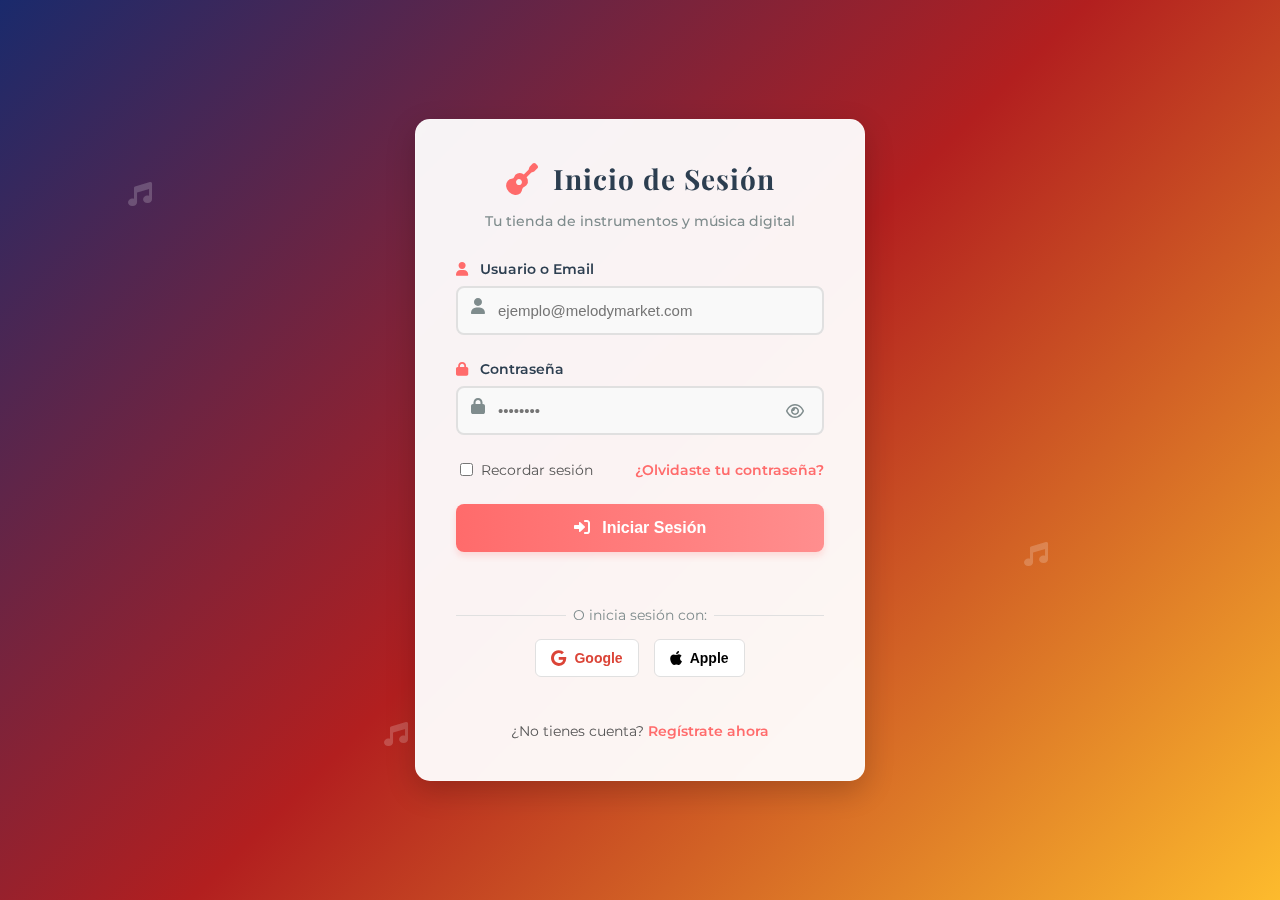
<file: sesion.html>
<!DOCTYPE html>
<html lang="es">
<head>
    <meta charset="UTF-8">
    <meta name="viewport" content="width=device-width, initial-scale=1.0">
    <title>Melody Market - Inicio de Sesión</title>
    <link rel="stylesheet" href="./css/sesion.css">
    <link rel="stylesheet" href="https://cdnjs.cloudflare.com/ajax/libs/font-awesome/6.0.0-beta3/css/all.min.css">
</head>
<body>
    <div class="music-background">
        <div class="music-note note-1"><i class="fas fa-music"></i></div>
        <div class="music-note note-2"><i class="fas fa-music"></i></div>
        <div class="music-note note-3"><i class="fas fa-music"></i></div>
    </div>
    
    <div class="login-container">
        <div class="login-header">
            <div class="logo">
                <i class="fas fa-guitar"></i>
                <h1>Inicio de Sesión</h1>
            </div>
            <p>Tu tienda de instrumentos y música digital</p>
        </div>
        
        <form id="loginForm" class="login-form">
            <div class="form-group">
                <label for="username"><i class="fas fa-user"></i> Usuario o Email</label>
                <input type="text" id="username" name="username" placeholder="ejemplo@melodymarket.com" required>
            </div>
            
            <div class="form-group">
                <label for="password"><i class="fas fa-lock"></i> Contraseña</label>
                <input type="password" id="password" name="password" placeholder="••••••••" required>
                <button type="button" class="show-password" id="showPassword">
                    <i class="far fa-eye"></i>
                </button>
            </div>
            
            <div class="form-options">
                <label>
                    <input type="checkbox" name="remember"> Recordar sesión
                </label>
                <a href="#" class="forgot-link">¿Olvidaste tu contraseña?</a>
            </div>
            
            <button type="submit" class="login-button">
                <i class="fas fa-sign-in-alt"></i> Iniciar Sesión
            </button>
            
            <div class="social-login">
                <p>O inicia sesión con:</p>
                <div class="social-buttons">
                    <button type="button" class="social-btn google">
                        <i class="fab fa-google"></i> Google
                    </button>
                    <button type="button" class="social-btn apple">
                        <i class="fab fa-apple"></i> Apple
                    </button>
                </div>
            </div>
            
            <div class="register-link">
                ¿No tienes cuenta? <a href="#">Regístrate ahora</a>
            </div>
        </form>
    </div>

    <script src="./js/sesion.js"></script>
</body>
</html>
</file>
<file: css/sesion.css>
/* Estilos generales */
@import url('https://fonts.googleapis.com/css2?family=Montserrat:wght@400;600;700&family=Playfair+Display:wght@700&display=swap');

body {
    font-family: 'Montserrat', sans-serif;
    background: linear-gradient(135deg, #1a2a6c, #b21f1f, #fdbb2d);
    margin: 0;
    padding: 0;
    display: flex;
    justify-content: center;
    align-items: center;
    min-height: 100vh;
    color: #333;
    overflow: hidden;
    position: relative;
}

/* Notas musicales flotantes */
.music-background {
    position: fixed;
    width: 100%;
    height: 100%;
    pointer-events: none;
    z-index: 0;
}

.music-note {
    position: absolute;
    color: rgba(255, 255, 255, 0.2);
    font-size: 24px;
    animation: floatNote 15s infinite linear;
}

.note-1 {
    top: 20%;
    left: 10%;
    animation-delay: 0s;
}

.note-2 {
    top: 60%;
    left: 80%;
    animation-delay: 5s;
}

.note-3 {
    top: 80%;
    left: 30%;
    animation-delay: 10s;
}

@keyframes floatNote {
    0% {
        transform: translateY(0) rotate(0deg);
        opacity: 0.2;
    }
    50% {
        opacity: 0.5;
    }
    100% {
        transform: translateY(-100vh) rotate(360deg);
        opacity: 0;
    }
}

/* Contenedor del login */
.login-container {
    background-color: rgba(255, 255, 255, 0.95);
    border-radius: 15px;
    box-shadow: 0 10px 30px rgba(0, 0, 0, 0.2);
    width: 100%;
    max-width: 450px;
    padding: 40px;
    box-sizing: border-box;
    position: relative;
    z-index: 1;
    backdrop-filter: blur(5px);
    border: 1px solid rgba(255, 255, 255, 0.3);
}

/* Encabezado */
.login-header {
    text-align: center;
    margin-bottom: 30px;
}

.logo {
    display: flex;
    align-items: center;
    justify-content: center;
    margin-bottom: 15px;
}

.logo i {
    font-size: 32px;
    color: #ff6b6b;
    margin-right: 15px;
}

.logo h1 {
    margin: 0;
    color: #2c3e50;
    font-size: 28px;
    font-family: 'Playfair Display', serif;
    font-weight: 700;
    letter-spacing: 1px;
}

.login-header p {
    margin: 10px 0 0;
    color: #7f8c8d;
    font-size: 14px;
    font-weight: 500;
}

/* Formulario */
.login-form {
    display: flex;
    flex-direction: column;
}

.form-group {
    margin-bottom: 25px;
    position: relative;
}

.form-group label {
    display: block;
    margin-bottom: 8px;
    font-weight: 600;
    font-size: 14px;
    color: #2c3e50;
}

.form-group label i {
    margin-right: 8px;
    color: #ff6b6b;
}

.form-group input {
    width: 100%;
    padding: 14px 15px 14px 40px;
    border: 2px solid #e0e0e0;
    border-radius: 8px;
    font-size: 15px;
    box-sizing: border-box;
    transition: all 0.3s;
    background-color: #f9f9f9;
}

.form-group input:focus {
    border-color: #ff6b6b;
    outline: none;
    box-shadow: 0 0 0 3px rgba(255, 107, 107, 0.2);
    background-color: white;
}

/* Botón para mostrar contraseña */
.show-password {
    position: absolute;
    right: 15px;
    top: 38px;
    background: none;
    border: none;
    color: #7f8c8d;
    cursor: pointer;
    font-size: 16px;
    padding: 5px;
}

.show-password:hover {
    color: #ff6b6b;
}

/* Opciones del formulario */
.form-options {
    display: flex;
    justify-content: space-between;
    align-items: center;
    margin-bottom: 25px;
    font-size: 14px;
}

.form-options label {
    display: flex;
    align-items: center;
    cursor: pointer;
    color: #555;
}

.form-options input[type="checkbox"] {
    margin-right: 8px;
    accent-color: #ff6b6b;
}

.forgot-link {
    color: #ff6b6b;
    text-decoration: none;
    font-weight: 600;
}

.forgot-link:hover {
    text-decoration: underline;
}

/* Botón de login */
.login-button {
    background: linear-gradient(to right, #ff6b6b, #ff8e8e);
    color: white;
    border: none;
    padding: 15px;
    border-radius: 8px;
    font-size: 16px;
    font-weight: 600;
    cursor: pointer;
    transition: all 0.3s;
    margin-bottom: 20px;
    box-shadow: 0 4px 6px rgba(255, 107, 107, 0.2);
}

.login-button:hover {
    background: linear-gradient(to right, #ff5757, #ff7b7b);
    transform: translateY(-2px);
    box-shadow: 0 6px 8px rgba(255, 107, 107, 0.3);
}

.login-button i {
    margin-right: 8px;
}

/* Login con redes sociales */
.social-login {
    text-align: center;
    margin: 20px 0;
}

.social-login p {
    color: #7f8c8d;
    font-size: 14px;
    margin-bottom: 15px;
    position: relative;
}

.social-login p::before,
.social-login p::after {
    content: "";
    position: absolute;
    height: 1px;
    width: 30%;
    background: #e0e0e0;
    top: 50%;
}

.social-login p::before {
    left: 0;
}

.social-login p::after {
    right: 0;
}

.social-buttons {
    display: flex;
    justify-content: center;
    gap: 15px;
}

.social-btn {
    padding: 10px 15px;
    border-radius: 6px;
    font-size: 14px;
    font-weight: 600;
    cursor: pointer;
    transition: all 0.3s;
    border: 1px solid #e0e0e0;
    background: white;
    display: flex;
    align-items: center;
}

.social-btn i {
    margin-right: 8px;
    font-size: 16px;
}

.social-btn.google {
    color: #db4437;
}

.social-btn.google:hover {
    background: #f5f5f5;
    border-color: #db4437;
}

.social-btn.apple {
    color: #000;
}

.social-btn.apple:hover {
    background: #f5f5f5;
    border-color: #000;
}

/* Enlace de registro */
.register-link {
    text-align: center;
    margin-top: 25px;
    font-size: 14px;
    color: #555;
}

.register-link a {
    color: #ff6b6b;
    text-decoration: none;
    font-weight: 600;
}

.register-link a:hover {
    text-decoration: underline;
}

/* Mensajes de error */
.error-message {
    color: #e74c3c;
    font-size: 13px;
    margin-top: 5px;
    display: none;
}

/* Efectos de iconos en los inputs */
.form-group::before {
    font-family: "Font Awesome 5 Free";
    font-weight: 900;
    position: absolute;
    left: 15px;
    top: 38px;
    color: #7f8c8d;
    font-size: 16px;
}

.form-group:nth-child(1)::before {
    content: "\f007";
}

.form-group:nth-child(2)::before {
    content: "\f023";
}
</file>
